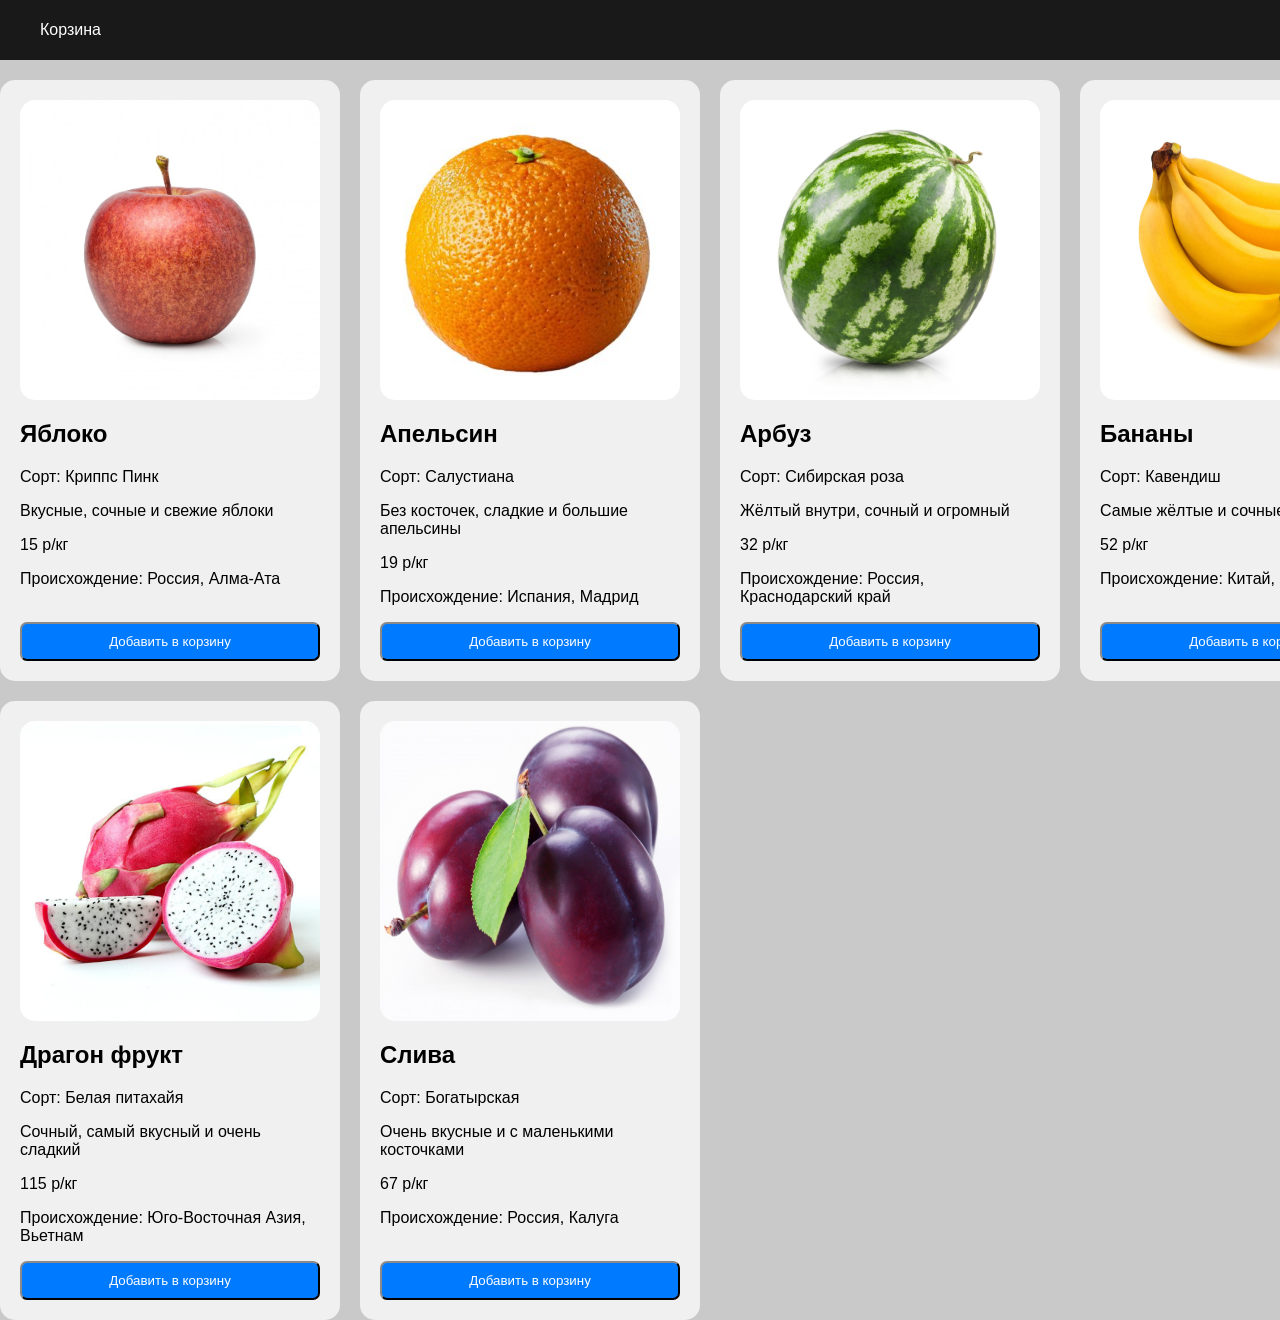
<file: index.html>
<!DOCTYPE html>
<html lang="en">
<head>
    <meta charset="UTF-8">
    <meta name="viewport" content="width=device-width, initial-scale=1.0">
    <title>Document</title>
    <link rel="stylesheet" href="src/css/index.css">
</head>
<body>
    <header class="header ">
        <nav class="header__nav">
            <a class="header__link " href="cart.html">Корзина</a>
        </nav>
    </header>

    <div class="catalog "></div>
        <template id="productTemplate">
            <div class="product">
                <img class="product__img" src="" alt="">
                <h2 class="product__title"></h2>
                <p class="product__type"></p>
                <p class="product__description"></p>
                <P class="product__price"></p>
                <p class="product__origin"></p>
                <button class="product__button">Добавить в корзину</button>
            </div>
        </template>
        <!-- <div class="product">
            <img class="img__apple" src="/images/orange.jpg" alt="">
            <h2 class="product__title">Апельсин</h2>
            <p class="product__description">Сладкие и крупные апельсины</p>
            <P class="product__price">19,5 р/кг</p>
            <button>Добавить в корзину</button>
        </div> -->
    

    <script src="index.js" type="module"></script>
</body>
</html>
</file>
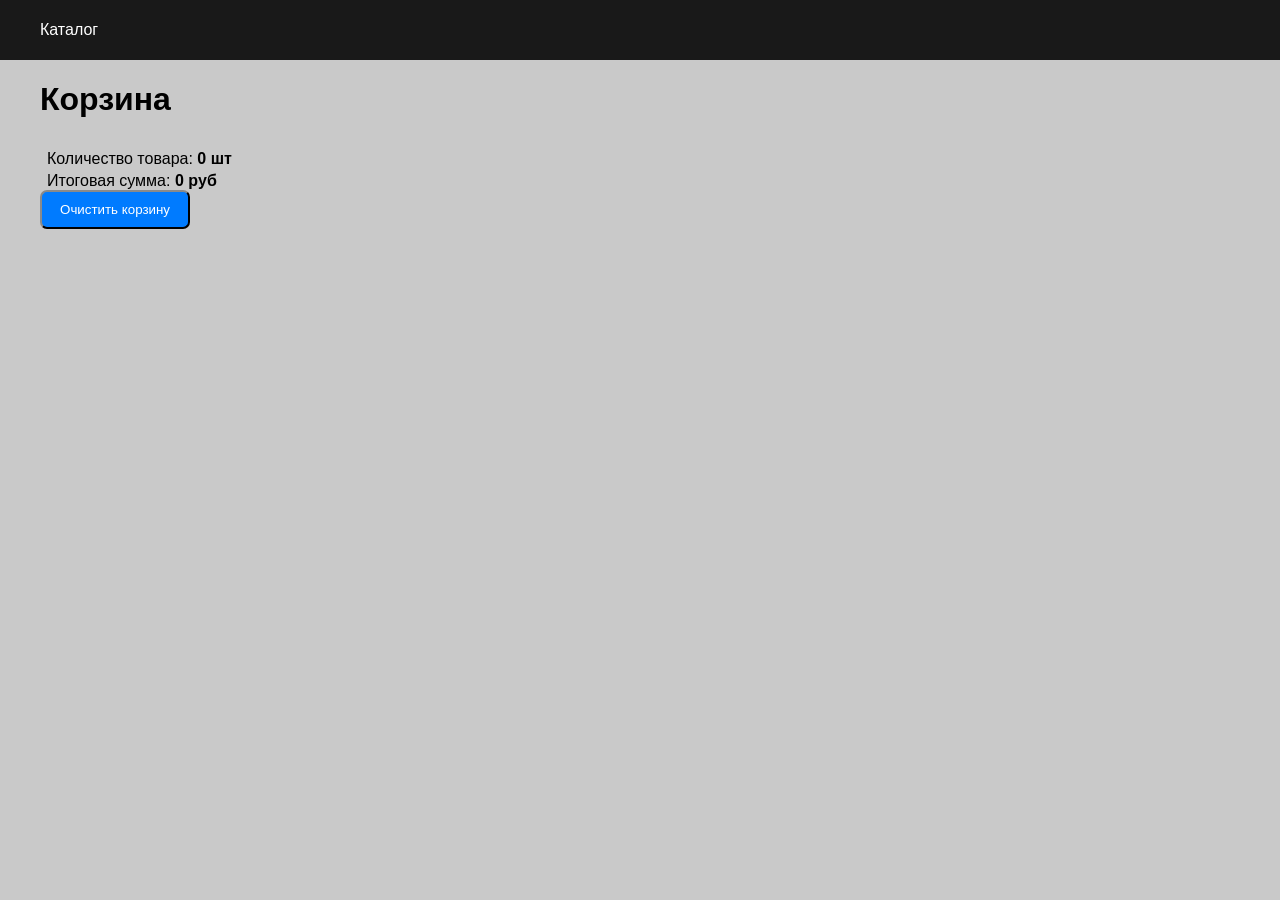
<file: cart.html>
<!DOCTYPE html>
<html lang="en">
<head>
    <meta charset="UTF-8">
    <meta name="viewport" content="width=device-width, initial-scale=1.0">
    <title>Document</title>
    <link rel="stylesheet" href="src/css/index.css"> 
</head>
<body>
    <header class="header ">
        <nav class="header__nav">
            <a class="header__link " href="index.html">Каталог</a>
        </nav>
    </header>

    <div class="cart">
        <h1 class="cart__title">Корзина</h1> 
        <div class="cart__list">
            <!-- <div class="item">
                <img class="item__img" src="src/images/apple.jpg">
                <p class="item__name"> Название: <span class="text-bold" id="name">Яблоко</span></p>
                <p class="item__type">Сорт: <span class="text-bold" id="type">Криппс Пинк</span></p>
                <p class="item__price">Цена: <span class="text-bold" id="price">15</span></p>
                <p class="item__quantity">Кол-во: <span class="text-bold" id="quantity">3</span></p>
            </div>-->
        </div>
        <p class="cart__quantity">Количество товара: <span class="text-bold" id="total">0</span></p>
        <p class="cart__sum">Итоговая сумма: <span class="text-bold" id="sum">0</span></p>
        <button class="cart__button" id="clearCart">Очистить корзину</button>
    </div>

    <template id="itemCart">
        <div class="item">
            <img class="item__image" src="">
            <p class="item__name"> Название: <span class="text-bold" id="name"></span></p>
            <p class="item__type">Сорт: <span class="text-bold" id="type"></span></p>
            <p class="item__price">Цена: <span class="text-bold" id="price"></span></p>
            <p class="item__quantity">Кол-во: <span class="text-bold" id="quantity"></span></p>
        </div>
    </template>
    <script src="cart.js" type="module"></script>
</body>
</html>
</file>
<file: src/css/index.css>
@import url('product.css');
@import url('header.css');
@import url('cart.css');



body {
    background-color: rgb(201, 201, 201);
    padding: 0;
    margin: 0;
    
}
</file>
